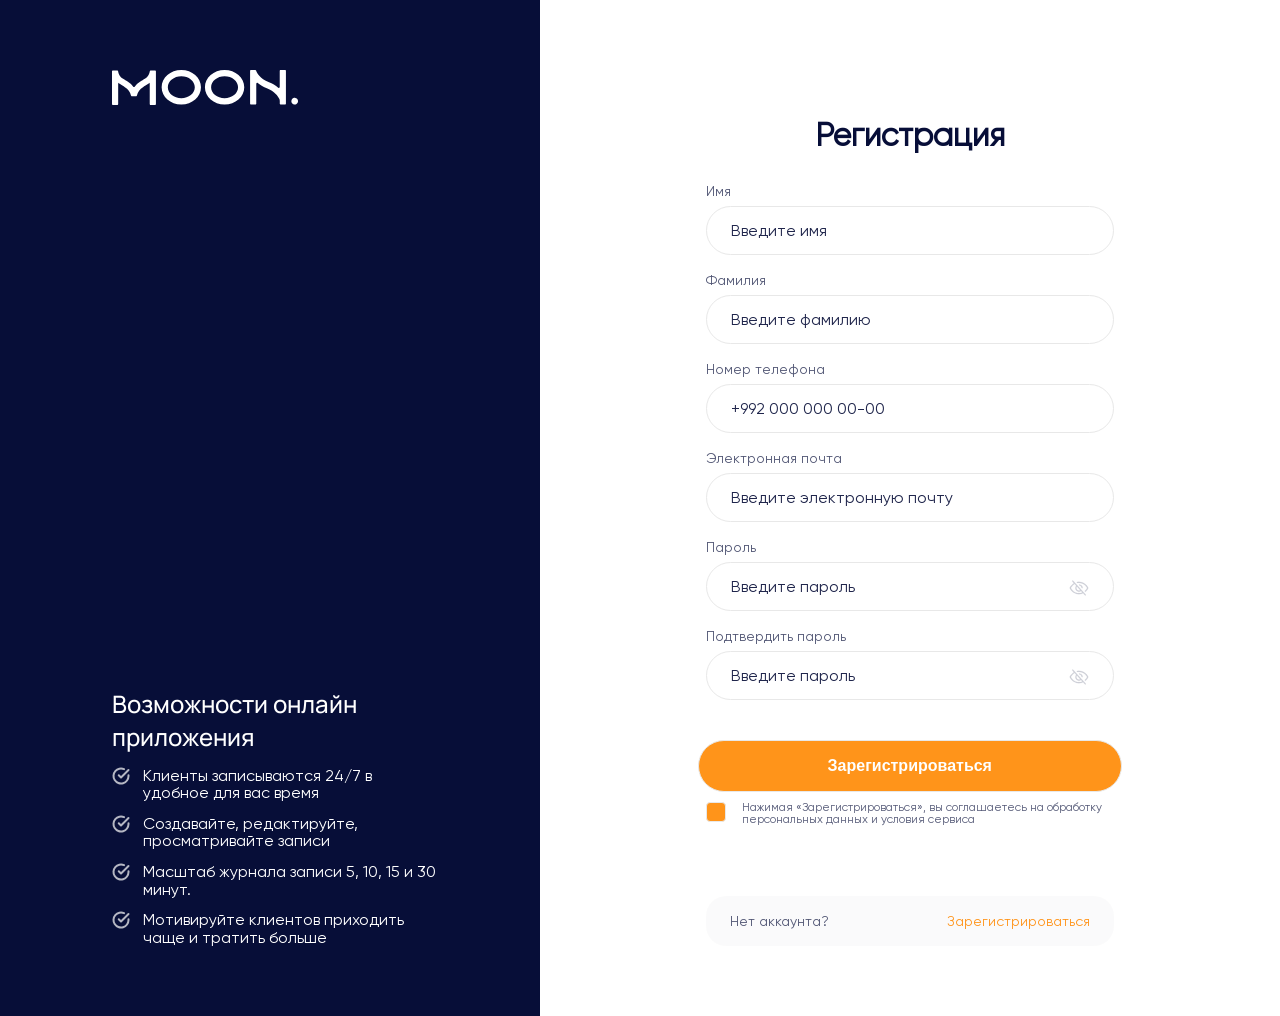
<file: index.html>
<!DOCTYPE html>
<html lang="ru">
<head>
    <meta charset="UTF-8">
    <meta name="viewport" content="width=device-width, initial-scale=1.0">
    <link rel="stylesheet" href="style.css">
    <link rel="preconnect" href="https://fonts.googleapis.com">
    <link rel="preconnect" href="https://fonts.gstatic.com" crossorigin>
    <link href="https://fonts.googleapis.com/css2?family=Montserrat:ital@0;1&family=Poppins:ital,wght@0,100;0,200;0,300;0,400;0,500;0,600;0,700;0,800;0,900;1,100;1,200;1,300;1,400;1,500;1,600;1,700;1,800;1,900&family=Roboto:ital,wght@0,100..900;1,100..900&display=swap" rel="stylesheet">
    <link href="https://fonts.googleapis.com/css2?family=Manrope:wght@200..800&family=Montserrat:ital@0;1&family=Poppins:ital,wght@0,100;0,200;0,300;0,400;0,500;0,600;0,700;0,800;0,900;1,100;1,200;1,300;1,400;1,500;1,600;1,700;1,800;1,900&family=Roboto:ital,wght@0,100..900;1,100..900&display=swap" rel="stylesheet">
    <title>Form</title>
</head>
<body>
    <div class="form-container" >
        <section class="form">           
            <article class="form__label">
                <div class="form__label-logo logo">
                    <img src="images/logo.svg" alt="logo">
                </div>
                <article class="form__label-description">
                    <h2>Возможности онлайн приложения</h2>
                    <ul class="form__label-list">
                        <li>Клиенты записываются 24/7 в удобное для вас время</li>
                        <li>Создавайте, редактируйте, просматривайте записи</li>
                        <li>Масштаб журнала записи 5, 10, 15 и 30 минут.</li>
                        <li>Мотивируйте клиентов приходить чаще и тратить больше</li>
                    </ul>
                </article>
            </article>            
             <article class="form__registration">
                <form action="#" method="get" class="form__input">
                    <h2>Регистрация</h2>
                    <div class="form__input-container">
                        <label for="name">Имя
                            <input type="text" id="name" placeholder="Введите имя" required>
                        </label>
                        <label for="surname">Фамилия
                            <input type="text" id="surname" placeholder="Введите фамилию">
                        </label>
                        <label for="phone">Номер телефона  
                            <input
                                type="tel" id="phone" 
                                placeholder="+992 000 000 00-00" 
                                required
                                pattern="^\+?\d{1,3}[\s\-]?\(?\d{2,3}\)?[\s\-]?\d{2,3}[\s\-]?\d{2}[\s\-]?\d{2}$"
                                title="Введите номер в формате +992 000 000 00-00"
                            >
                        </label>
                        <label for="email">Электронная почта
                            <input type="email" id="email" placeholder="Введите электронную почту" required>
                        </label>                        
                        <label for="password" class="password">Пароль
                            <input type="password" name="userPassword" id="password" placeholder="Введите пароль" required>
                            <svg width="20" height="16" viewBox="0 0 20 16" fill="none" xmlns="http://www.w3.org/2000/svg">
                            <path d="M3.77539 0.557983C3.84959 0.562005 3.92232 0.580407 3.98926 0.612671C4.02283 0.628863 4.05441 0.648893 4.08398 0.671265L4.16602 0.74646L16.665 14.4965L16.666 14.4974C16.7167 14.5519 16.7564 14.6161 16.7822 14.6859C16.8079 14.7555 16.8194 14.8296 16.8164 14.9037C16.8133 14.978 16.7951 15.0512 16.7637 15.1185C16.7321 15.186 16.6879 15.2472 16.6328 15.2972C16.5777 15.3473 16.5125 15.3856 16.4424 15.4105C16.3724 15.4354 16.2978 15.4467 16.2236 15.4427C16.1494 15.4387 16.0767 15.4194 16.0098 15.3871C15.9428 15.3547 15.8824 15.3099 15.833 15.2543V15.2533L14.1143 13.3617L14.084 13.3285L14.043 13.347C12.7699 13.9092 11.3917 14.1958 10 14.1879L9.49512 14.1752C6.98635 14.055 4.70966 13.0365 2.88281 11.2103C1.42315 9.75055 0.765129 8.29472 0.736328 8.22986V8.22888C0.704425 8.15702 0.6875 8.07899 0.6875 8.00037C0.687565 7.9218 0.704409 7.84365 0.736328 7.77185C0.79094 7.64855 2.00502 4.98189 4.82324 3.25232L4.8877 3.21326L4.83691 3.15759L3.33398 1.5033L3.33301 1.50232C3.28256 1.44803 3.24352 1.38431 3.21777 1.31482C3.19198 1.24502 3.17952 1.17042 3.18262 1.09607C3.18572 1.02171 3.20383 0.948642 3.23535 0.881226C3.26681 0.813949 3.31129 0.753488 3.36621 0.703491C3.4213 0.653429 3.48651 0.614194 3.55664 0.589233C3.62666 0.56437 3.7012 0.553992 3.77539 0.557983ZM5.62109 4.08826C3.44321 5.34593 2.26721 7.27992 1.89844 7.97107L1.88184 8.00037L1.89844 8.02966C2.38269 8.9186 2.99295 9.73307 3.71094 10.4467H3.71191C5.46241 12.1813 7.57857 13.0629 10 13.0629C11.0954 13.0689 12.1823 12.8703 13.2051 12.4779L13.291 12.4447L13.2295 12.3773L12.0781 11.1117L12.043 11.0726L11.998 11.101C11.2648 11.569 10.3896 11.7626 9.52734 11.6478C8.66524 11.533 7.8713 11.1174 7.28613 10.474C6.7009 9.83045 6.36175 9.00047 6.3291 8.13123C6.29652 7.2622 6.57233 6.40952 7.10742 5.724L7.14062 5.68201L7.10449 5.64294L5.69824 4.09998L5.66504 4.06287L5.62109 4.08826ZM10 1.81287C12.7081 1.81287 15.1685 2.84174 17.1172 4.79041C18.5772 6.2505 19.2351 7.70753 19.2637 7.77185C19.2956 7.84365 19.3124 7.9218 19.3125 8.00037C19.3125 8.07324 19.296 8.1449 19.2686 8.21228L19.2617 8.22888C19.2306 8.29857 18.4436 10.0425 16.6709 11.6302H16.6699C16.6151 11.6809 16.5506 11.7209 16.4805 11.7465C16.4105 11.7719 16.3361 11.7832 16.2617 11.7797C16.1873 11.7761 16.1142 11.7579 16.0469 11.726C15.9796 11.6939 15.9189 11.6487 15.8691 11.5931C15.8194 11.5375 15.7813 11.4722 15.7568 11.4017C15.7324 11.3312 15.7218 11.2565 15.7266 11.182C15.7313 11.1076 15.7511 11.0349 15.7842 10.9681C15.8173 10.9013 15.8635 10.8412 15.9199 10.7924L15.9209 10.7914C16.8003 10.0013 17.539 9.06727 18.1055 8.02966L18.1221 8.00037L18.1055 7.97009C17.6201 7.08027 17.0077 6.26596 16.2881 5.55212C14.6469 3.92718 12.6845 3.05071 10.4502 2.94763L10 2.93787C9.48999 2.93725 8.98078 2.97813 8.47754 3.06091H8.47656C8.40339 3.07385 8.32838 3.07224 8.25586 3.05603C8.18337 3.03981 8.11438 3.01002 8.05371 2.96716C7.99304 2.9243 7.94185 2.86894 7.90234 2.80603C7.86291 2.74317 7.83646 2.67316 7.82422 2.59998C7.81196 2.5267 7.81417 2.45162 7.83105 2.37927C7.84795 2.30698 7.87848 2.23834 7.92188 2.1781C7.9653 2.11784 8.02072 2.06663 8.08398 2.02771C8.11552 2.00833 8.14905 1.99263 8.18359 1.97986L8.29102 1.95154C8.85572 1.8583 9.42765 1.81214 10 1.81287ZM7.85742 6.59509C7.54638 7.07011 7.40248 7.63552 7.44727 8.20154C7.49208 8.7675 7.72362 9.30287 8.10547 9.72302C8.48724 10.143 8.99771 10.4243 9.55664 10.5228C10.1157 10.6213 10.6919 10.5312 11.1943 10.267L11.2666 10.2299L11.2119 10.1693L7.95605 6.58728L7.90234 6.52771L7.85742 6.59509ZM10.6914 4.3783C11.4746 4.53019 12.1879 4.93063 12.7246 5.52087C13.1944 6.03755 13.5067 6.67529 13.6289 7.35876L13.6699 7.65369C13.6838 7.80211 13.6381 7.95003 13.543 8.06482C13.4478 8.17967 13.3106 8.25209 13.1621 8.26599H13.1094C12.9688 8.26659 12.8326 8.21399 12.7285 8.11951C12.6245 8.02505 12.5599 7.89513 12.5469 7.75525C12.493 7.20479 12.2627 6.68597 11.8906 6.27673C11.5649 5.91853 11.1452 5.66034 10.6816 5.53064L10.4805 5.48279C10.3339 5.4548 10.204 5.36987 10.1201 5.24646C10.0365 5.12311 10.0053 4.97101 10.0332 4.82458C10.0612 4.67825 10.1463 4.549 10.2695 4.46521C10.393 4.38134 10.5448 4.35032 10.6914 4.3783Z" fill="#CDCFD7" stroke="#CDCFD7" stroke-width="0.125" />
                            </svg>
                        </label>
                        <label for="verification" class="password">Подтвердить пароль
                            <input type="password" name="userPasswordVerification" id="verification" placeholder="Введите пароль" required>
                            <svg width="20" height="16" viewBox="0 0 20 16" fill="none" xmlns="http://www.w3.org/2000/svg">
                            <path d="M3.77539 0.557983C3.84959 0.562005 3.92232 0.580407 3.98926 0.612671C4.02283 0.628863 4.05441 0.648893 4.08398 0.671265L4.16602 0.74646L16.665 14.4965L16.666 14.4974C16.7167 14.5519 16.7564 14.6161 16.7822 14.6859C16.8079 14.7555 16.8194 14.8296 16.8164 14.9037C16.8133 14.978 16.7951 15.0512 16.7637 15.1185C16.7321 15.186 16.6879 15.2472 16.6328 15.2972C16.5777 15.3473 16.5125 15.3856 16.4424 15.4105C16.3724 15.4354 16.2978 15.4467 16.2236 15.4427C16.1494 15.4387 16.0767 15.4194 16.0098 15.3871C15.9428 15.3547 15.8824 15.3099 15.833 15.2543V15.2533L14.1143 13.3617L14.084 13.3285L14.043 13.347C12.7699 13.9092 11.3917 14.1958 10 14.1879L9.49512 14.1752C6.98635 14.055 4.70966 13.0365 2.88281 11.2103C1.42315 9.75055 0.765129 8.29472 0.736328 8.22986V8.22888C0.704425 8.15702 0.6875 8.07899 0.6875 8.00037C0.687565 7.9218 0.704409 7.84365 0.736328 7.77185C0.79094 7.64855 2.00502 4.98189 4.82324 3.25232L4.8877 3.21326L4.83691 3.15759L3.33398 1.5033L3.33301 1.50232C3.28256 1.44803 3.24352 1.38431 3.21777 1.31482C3.19198 1.24502 3.17952 1.17042 3.18262 1.09607C3.18572 1.02171 3.20383 0.948642 3.23535 0.881226C3.26681 0.813949 3.31129 0.753488 3.36621 0.703491C3.4213 0.653429 3.48651 0.614194 3.55664 0.589233C3.62666 0.56437 3.7012 0.553992 3.77539 0.557983ZM5.62109 4.08826C3.44321 5.34593 2.26721 7.27992 1.89844 7.97107L1.88184 8.00037L1.89844 8.02966C2.38269 8.9186 2.99295 9.73307 3.71094 10.4467H3.71191C5.46241 12.1813 7.57857 13.0629 10 13.0629C11.0954 13.0689 12.1823 12.8703 13.2051 12.4779L13.291 12.4447L13.2295 12.3773L12.0781 11.1117L12.043 11.0726L11.998 11.101C11.2648 11.569 10.3896 11.7626 9.52734 11.6478C8.66524 11.533 7.8713 11.1174 7.28613 10.474C6.7009 9.83045 6.36175 9.00047 6.3291 8.13123C6.29652 7.2622 6.57233 6.40952 7.10742 5.724L7.14062 5.68201L7.10449 5.64294L5.69824 4.09998L5.66504 4.06287L5.62109 4.08826ZM10 1.81287C12.7081 1.81287 15.1685 2.84174 17.1172 4.79041C18.5772 6.2505 19.2351 7.70753 19.2637 7.77185C19.2956 7.84365 19.3124 7.9218 19.3125 8.00037C19.3125 8.07324 19.296 8.1449 19.2686 8.21228L19.2617 8.22888C19.2306 8.29857 18.4436 10.0425 16.6709 11.6302H16.6699C16.6151 11.6809 16.5506 11.7209 16.4805 11.7465C16.4105 11.7719 16.3361 11.7832 16.2617 11.7797C16.1873 11.7761 16.1142 11.7579 16.0469 11.726C15.9796 11.6939 15.9189 11.6487 15.8691 11.5931C15.8194 11.5375 15.7813 11.4722 15.7568 11.4017C15.7324 11.3312 15.7218 11.2565 15.7266 11.182C15.7313 11.1076 15.7511 11.0349 15.7842 10.9681C15.8173 10.9013 15.8635 10.8412 15.9199 10.7924L15.9209 10.7914C16.8003 10.0013 17.539 9.06727 18.1055 8.02966L18.1221 8.00037L18.1055 7.97009C17.6201 7.08027 17.0077 6.26596 16.2881 5.55212C14.6469 3.92718 12.6845 3.05071 10.4502 2.94763L10 2.93787C9.48999 2.93725 8.98078 2.97813 8.47754 3.06091H8.47656C8.40339 3.07385 8.32838 3.07224 8.25586 3.05603C8.18337 3.03981 8.11438 3.01002 8.05371 2.96716C7.99304 2.9243 7.94185 2.86894 7.90234 2.80603C7.86291 2.74317 7.83646 2.67316 7.82422 2.59998C7.81196 2.5267 7.81417 2.45162 7.83105 2.37927C7.84795 2.30698 7.87848 2.23834 7.92188 2.1781C7.9653 2.11784 8.02072 2.06663 8.08398 2.02771C8.11552 2.00833 8.14905 1.99263 8.18359 1.97986L8.29102 1.95154C8.85572 1.8583 9.42765 1.81214 10 1.81287ZM7.85742 6.59509C7.54638 7.07011 7.40248 7.63552 7.44727 8.20154C7.49208 8.7675 7.72362 9.30287 8.10547 9.72302C8.48724 10.143 8.99771 10.4243 9.55664 10.5228C10.1157 10.6213 10.6919 10.5312 11.1943 10.267L11.2666 10.2299L11.2119 10.1693L7.95605 6.58728L7.90234 6.52771L7.85742 6.59509ZM10.6914 4.3783C11.4746 4.53019 12.1879 4.93063 12.7246 5.52087C13.1944 6.03755 13.5067 6.67529 13.6289 7.35876L13.6699 7.65369C13.6838 7.80211 13.6381 7.95003 13.543 8.06482C13.4478 8.17967 13.3106 8.25209 13.1621 8.26599H13.1094C12.9688 8.26659 12.8326 8.21399 12.7285 8.11951C12.6245 8.02505 12.5599 7.89513 12.5469 7.75525C12.493 7.20479 12.2627 6.68597 11.8906 6.27673C11.5649 5.91853 11.1452 5.66034 10.6816 5.53064L10.4805 5.48279C10.3339 5.4548 10.204 5.36987 10.1201 5.24646C10.0365 5.12311 10.0053 4.97101 10.0332 4.82458C10.0612 4.67825 10.1463 4.549 10.2695 4.46521C10.393 4.38134 10.5448 4.35032 10.6914 4.3783Z" fill="#CDCFD7" stroke="#CDCFD7" stroke-width="0.125" />
                            </svg>
                        </label>                      
                        <input type="submit" value="Зарегистрироваться">
                        <label for="checkbox" class="checkbox">
                            <input type="checkbox" id="checkbox" required>
                            <small>Нажимая «Зарегистрироваться», вы соглашаетесь на обработку персональных данных и условия сервиса</small>
                        </label>
                        <div class="footer-form">
                            <p>Нет аккаунта? </p><a href="#">Зарегистрироваться</a>
                        </div>
                    </div>
                </form>
            </article> 
        </section>
    </div>

</body>
</html>
</file>
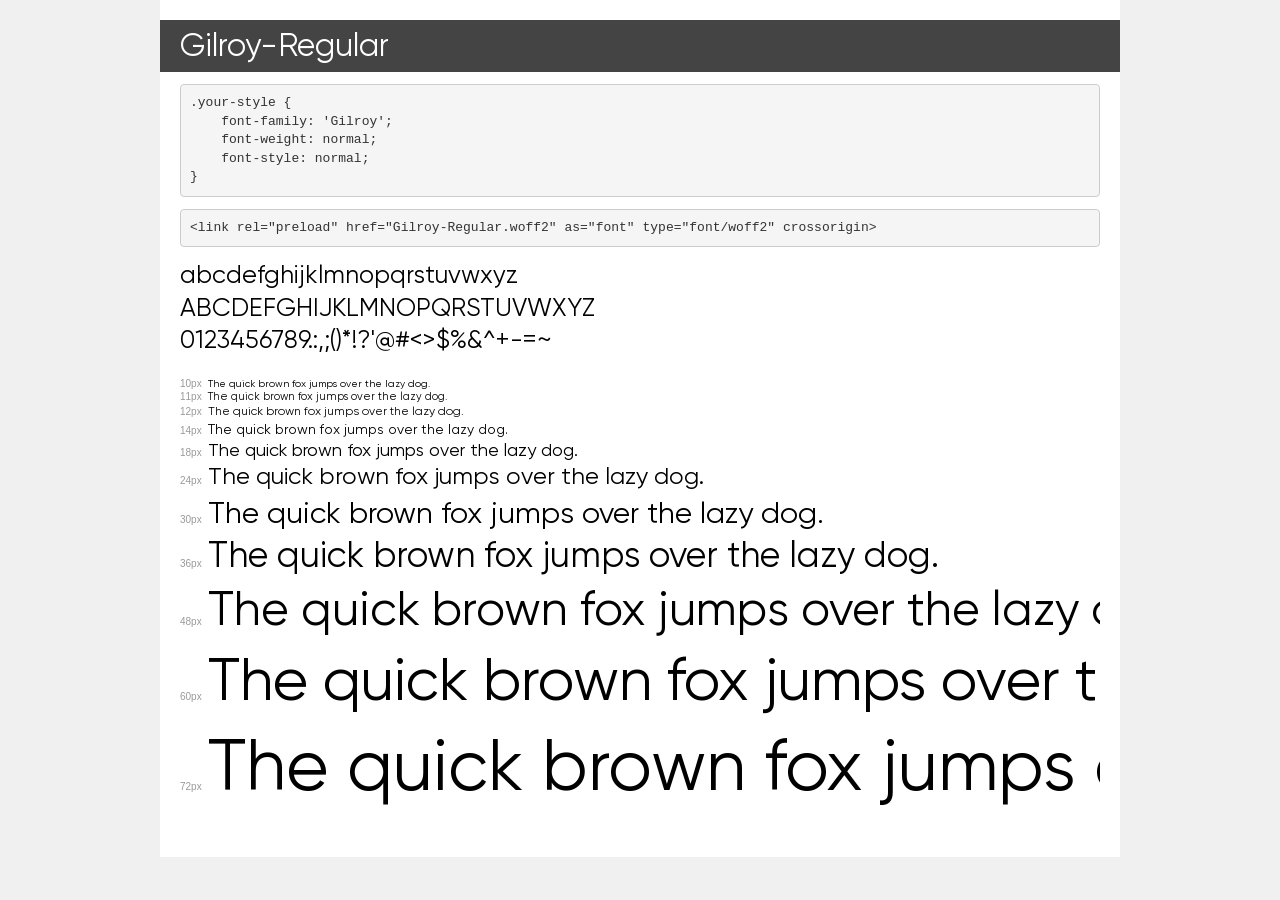
<file: fonts/Gilroy/demo.html>
<!DOCTYPE html>
<html lang="en">
<head>
    <meta charset="utf-8">
    <meta http-equiv="X-UA-Compatible" content="IE=edge">
    <meta name="viewport" content="width=device-width, initial-scale=1">
    <meta name="robots" content="noindex, noarchive">
    <meta name="format-detection" content="telephone=no">
    <title>Transfonter demo</title>
    <link href="stylesheet.css" rel="stylesheet">
    <style>
        /*
        http://meyerweb.com/eric/tools/css/reset/
        v2.0 | 20110126
        License: none (public domain)
        */
        html, body, div, span, applet, object, iframe,
        h1, h2, h3, h4, h5, h6, p, blockquote, pre,
        a, abbr, acronym, address, big, cite, code,
        del, dfn, em, img, ins, kbd, q, s, samp,
        small, strike, strong, sub, sup, tt, var,
        b, u, i, center,
        dl, dt, dd, ol, ul, li,
        fieldset, form, label, legend,
        table, caption, tbody, tfoot, thead, tr, th, td,
        article, aside, canvas, details, embed,
        figure, figcaption, footer, header, hgroup,
        menu, nav, output, ruby, section, summary,
        time, mark, audio, video {
            margin: 0;
            padding: 0;
            border: 0;
            font-size: 100%;
            font: inherit;
            vertical-align: baseline;
        }
        /* HTML5 display-role reset for older browsers */
        article, aside, details, figcaption, figure,
        footer, header, hgroup, menu, nav, section {
            display: block;
        }
        body {
            line-height: 1;
        }
        ol, ul {
            list-style: none;
        }
        blockquote, q {
            quotes: none;
        }
        blockquote:before, blockquote:after,
        q:before, q:after {
            content: '';
            content: none;
        }
        table {
            border-collapse: collapse;
            border-spacing: 0;
        }
        /* demo styles */
        body {
            background: #f0f0f0;
            color: #000;
        }
        .page {
            background: #fff;
            width: 920px;
            margin: 0 auto;
            padding: 20px 20px 0 20px;
            overflow: hidden;
        }
        .font-container {
            overflow-x: auto;
            overflow-y: hidden;
            margin-bottom: 40px;
            line-height: 1.3;
            white-space: nowrap;
            padding-bottom: 5px;
        }
        h1 {
            position: relative;
            background: #444;
            font-size: 32px;
            color: #fff;
            padding: 10px 20px;
            margin: 0 -20px 12px -20px;
        }
        .letters {
            font-size: 25px;
            margin-bottom: 20px;
        }
        .s10:before {
            content: '10px';
        }
        .s11:before {
            content: '11px';
        }
        .s12:before {
            content: '12px';
        }
        .s14:before {
            content: '14px';
        }
        .s18:before {
            content: '18px';
        }
        .s24:before {
            content: '24px';
        }
        .s30:before {
            content: '30px';
        }
        .s36:before {
            content: '36px';
        }
        .s48:before {
            content: '48px';
        }
        .s60:before {
            content: '60px';
        }
        .s72:before {
            content: '72px';
        }
        .s10:before, .s11:before, .s12:before, .s14:before,
        .s18:before, .s24:before, .s30:before, .s36:before,
        .s48:before, .s60:before, .s72:before {
            font-family: Arial, sans-serif;
            font-size: 10px;
            font-weight: normal;
            font-style: normal;
            color: #999;
            padding-right: 6px;
        }
        pre {
            display: block;
            padding: 9px;
            margin: 0 0 12px;
            font-family: Monaco, Menlo, Consolas, "Courier New", monospace;
            font-size: 13px;
            line-height: 1.428571429;
            color: #333;
            font-weight: normal;
            font-style: normal;
            background-color: #f5f5f5;
            border: 1px solid #ccc;
            overflow-x: auto;
            border-radius: 4px;
        }
        /* responsive */
        @media (max-width: 959px) {
            .page {
                width: auto;
                margin: 0;
            }
        }
    </style>
</head>
<body>
<div class="page">
    <div class="demo">
        <h1 style="font-family: 'Gilroy'; font-weight: normal; font-style: normal;">Gilroy-Regular</h1>
        <pre title="Usage">.your-style {
    font-family: 'Gilroy';
    font-weight: normal;
    font-style: normal;
}</pre>
        <pre title="Preload (optional)">
&lt;link rel=&quot;preload&quot; href=&quot;Gilroy-Regular.woff2&quot; as=&quot;font&quot; type=&quot;font/woff2&quot; crossorigin&gt;</pre>
        <div class="font-container" style="font-family: 'Gilroy'; font-weight: normal; font-style: normal;">
            <p class="letters">
                abcdefghijklmnopqrstuvwxyz<br>
ABCDEFGHIJKLMNOPQRSTUVWXYZ<br>
                0123456789.:,;()*!?'@#&lt;&gt;$%&^+-=~
            </p>
            <p class="s10" style="font-size: 10px;">The quick brown fox jumps over the lazy dog.</p>
            <p class="s11" style="font-size: 11px;">The quick brown fox jumps over the lazy dog.</p>
            <p class="s12" style="font-size: 12px;">The quick brown fox jumps over the lazy dog.</p>
            <p class="s14" style="font-size: 14px;">The quick brown fox jumps over the lazy dog.</p>
            <p class="s18" style="font-size: 18px;">The quick brown fox jumps over the lazy dog.</p>
            <p class="s24" style="font-size: 24px;">The quick brown fox jumps over the lazy dog.</p>
            <p class="s30" style="font-size: 30px;">The quick brown fox jumps over the lazy dog.</p>
            <p class="s36" style="font-size: 36px;">The quick brown fox jumps over the lazy dog.</p>
            <p class="s48" style="font-size: 48px;">The quick brown fox jumps over the lazy dog.</p>
            <p class="s60" style="font-size: 60px;">The quick brown fox jumps over the lazy dog.</p>
            <p class="s72" style="font-size: 72px;">The quick brown fox jumps over the lazy dog.</p>
        </div>
    </div>

</div>
</body>
</html>
</file>
<file: style.css>
@charset "UTF-8";
@font-face {
  font-family: "Gilroy";
  src: url("fonts/Gilroy/Gilroy-Regular.woff2") format("woff2"), url("fonts/Gilroy/Gilroy-Regular.woff") format("woff");
  font-weight: normal;
  font-style: normal;
  font-display: swap;
}
*,
*::before,
*::after {
  margin: 0;
  padding: 0;
  border: 0;
  box-sizing: border-box;
}

li {
  list-style: none;
}

a, a:visited {
  text-decoration: none;
}

a {
  color: inherit;
}

a:hover {
  text-decoration: none;
}

img {
  vertical-align: top;
}

.form-container {
  max-width: 1440px;
  margin: 0 auto;
}

.form {
  font-family: "Manrope", sans-serif;
  display: flex;
}
.form__label {
  flex: 0 0 42.15%;
  background-color: #070E38;
  display: flex;
  flex-direction: column;
  gap: 70px;
  justify-content: space-between;
  padding: 70px 99px 70px 112px;
}
.form__label-description {
  color: #fff;
  display: flex;
  flex-direction: column;
  gap: 14px;
}
.form__label-description h2 {
  font-weight: 500;
  font-size: 1.5em;
}
.form__label-description ul {
  font-family: "Gilroy", sans-serif;
  font-weight: 400;
  font-size: 1em;
  display: flex;
  flex-direction: column;
  gap: 13px;
  justify-content: space-between;
  line-height: 1.1;
}
.form__label-description ul li {
  position: relative;
  padding-left: 31px;
}
.form__label-description ul li::before {
  content: "";
  width: 18px;
  height: 18px;
  display: inline-block;
  background-image: url("data:image/svg+xml,%3Csvg width='18' height='18' viewBox='0 0 18 18' fill='none' xmlns='http://www.w3.org/2000/svg'%3E%3Cg clip-path='url(%23clip0_1_2667)'%3E%3Cpath d='M16.5 8.31002V9.00002C16.4991 10.6173 15.9754 12.191 15.007 13.4864C14.0386 14.7818 12.6775 15.7294 11.1265 16.1879C9.57557 16.6465 7.91794 16.5914 6.40085 16.031C4.88376 15.4705 3.58849 14.4346 2.70822 13.0778C1.82795 11.721 1.40984 10.1161 1.51626 8.50226C1.62267 6.88844 2.24791 5.35227 3.29871 4.12283C4.34951 2.89338 5.76959 2.03656 7.34714 1.68013C8.92469 1.3237 10.5752 1.48677 12.0525 2.14502' stroke='%23B5B7C3' stroke-width='2' stroke-linecap='round' stroke-linejoin='round'/%3E%3Cpath d='M16.5 3L9 10.5075L6.75 8.2575' stroke='%23B5B7C3' stroke-width='2' stroke-linecap='round' stroke-linejoin='round'/%3E%3C/g%3E%3Cdefs%3E%3CclipPath id='clip0_1_2667'%3E%3Crect width='18' height='18' fill='white'/%3E%3C/clipPath%3E%3C/defs%3E%3C/svg%3E");
  position: absolute;
  top: 0;
  left: 0;
}
.form__registration {
  display: flex;
  justify-content: center;
  width: 100%;
  padding: 120px 20px 70px;
}
.form__registration form {
  max-width: 408px;
  font-family: "Gilroy", sans-serif;
  font-size: 16px;
}
.form__registration h2 {
  text-align: center;
  font-size: 32px;
  font-weight: 600;
  line-height: 1;
  color: #070E38;
  margin-bottom: 32px;
}
.form__input-container {
  display: flex;
  flex-direction: column;
  justify-content: center;
  gap: 18px;
  color: #515674;
}
.form__input-container input {
  border: 1px solid #e8e8e8;
  border-radius: 68px;
  padding: 14.5px 24px;
  font-weight: 400;
  font-size: 16px;
  line-height: 1;
}
.form__input-container input::-moz-placeholder {
  font-weight: 400;
  font-size: 16px;
  line-height: 1;
  font-family: "Gilroy", sans-serif;
  color: #20264c;
}
.form__input-container input::placeholder {
  font-weight: 400;
  font-size: 16px;
  line-height: 1;
  font-family: "Gilroy", sans-serif;
  color: #20264c;
}
.form__input-container label {
  display: flex;
  flex-direction: column;
  gap: 8px;
  font-weight: 400;
  font-size: 14px;
  line-height: 1;
}
.form__input-container input[type=submit] {
  background-color: #FF941A;
  color: #FFFFFF;
  padding: 17px;
  font-weight: 600;
  border-radius: 40px;
  margin: -8px;
}
.form__input-container .password {
  position: relative;
}
.form__input-container .password svg {
  position: absolute;
  left: 89%;
  top: 56%;
}
.form__input-container .password svg:hover {
  fill: #FF941A;
}
.form__input-container .checkbox {
  display: flex;
  flex-direction: row;
  justify-content: flex-start;
  align-items: flex-start;
  gap: 16px;
  margin-bottom: 53px;
  font-size: 14px;
}
.form__input-container .checkbox #checkbox {
  -webkit-appearance: none;
     -moz-appearance: none;
          appearance: none;
  display: inline-block;
  padding: 0;
  width: 20px;
  height: 20px;
  background-color: #FF941A;
  border-radius: 4px;
  cursor: pointer;
  flex-shrink: 0;
}
.form__input-container .checkbox #checkbox:checked {
  background-color: #FF941A;
  background-image: url("data:image/svg+xml,%3Csvg width='14' height='10' viewBox='0 0 14 10' fill='none' xmlns='http://www.w3.org/2000/svg'%3E%3Cpath d='M12.3332 1L4.99984 8.33333L1.6665 5' stroke='white' stroke-width='2' stroke-linecap='round' stroke-linejoin='round'/%3E%3C/svg%3E");
  background-repeat: no-repeat;
  background-position: 50%;
}
.form__input-container label:nth-child(6) {
  margin-bottom: 30px;
}
.form .footer-form {
  display: flex;
  flex-direction: row;
  justify-content: space-between;
  gap: 20px;
  padding: 17px 24px;
  border-radius: 20px;
  background-color: rgba(7, 14, 56, 0.02);
  font-size: 14px;
}
.form .footer-form a {
  color: #FF941A;
}

@media (max-width: 768px) {
  .form__label {
    display: none;
  }
  .form__registration::before {
    content: "";
    display: inline-block;
    width: 162px;
    height: 30px;
    position: absolute;
    left: 4%;
    top: 5%;
    background-image: url(images/logo-dark.svg);
    background-repeat: no-repeat;
    background-size: cover;
  }
}
@media (max-width: 360px) {
  .form__registration::before {
    width: 129px;
    height: 24px;
    left: 5%;
    top: 3%;
  }
  .form__registration h2 {
    font-size: 24px;
  }
  .form__input-container {
    gap: 17px;
  }
  .form__input-container label:nth-child(6) {
    margin-bottom: 16px;
  }
  .form__input-container .checkbox {
    gap: 10px;
    margin-bottom: 125px;
  }
  .form .footer-form {
    padding: 17px 12px;
  }
  .form__registration {
    padding: 120px 20px 27px;
  }
}/*# sourceMappingURL=style.css.map */
</file>
<file: fonts/Gilroy/stylesheet.css>
@font-face {
    font-family: 'Gilroy';
    src: url('Gilroy-Regular.woff2') format('woff2'),
        url('Gilroy-Regular.woff') format('woff');
    font-weight: normal;
    font-style: normal;
    font-display: swap;
}
</file>
